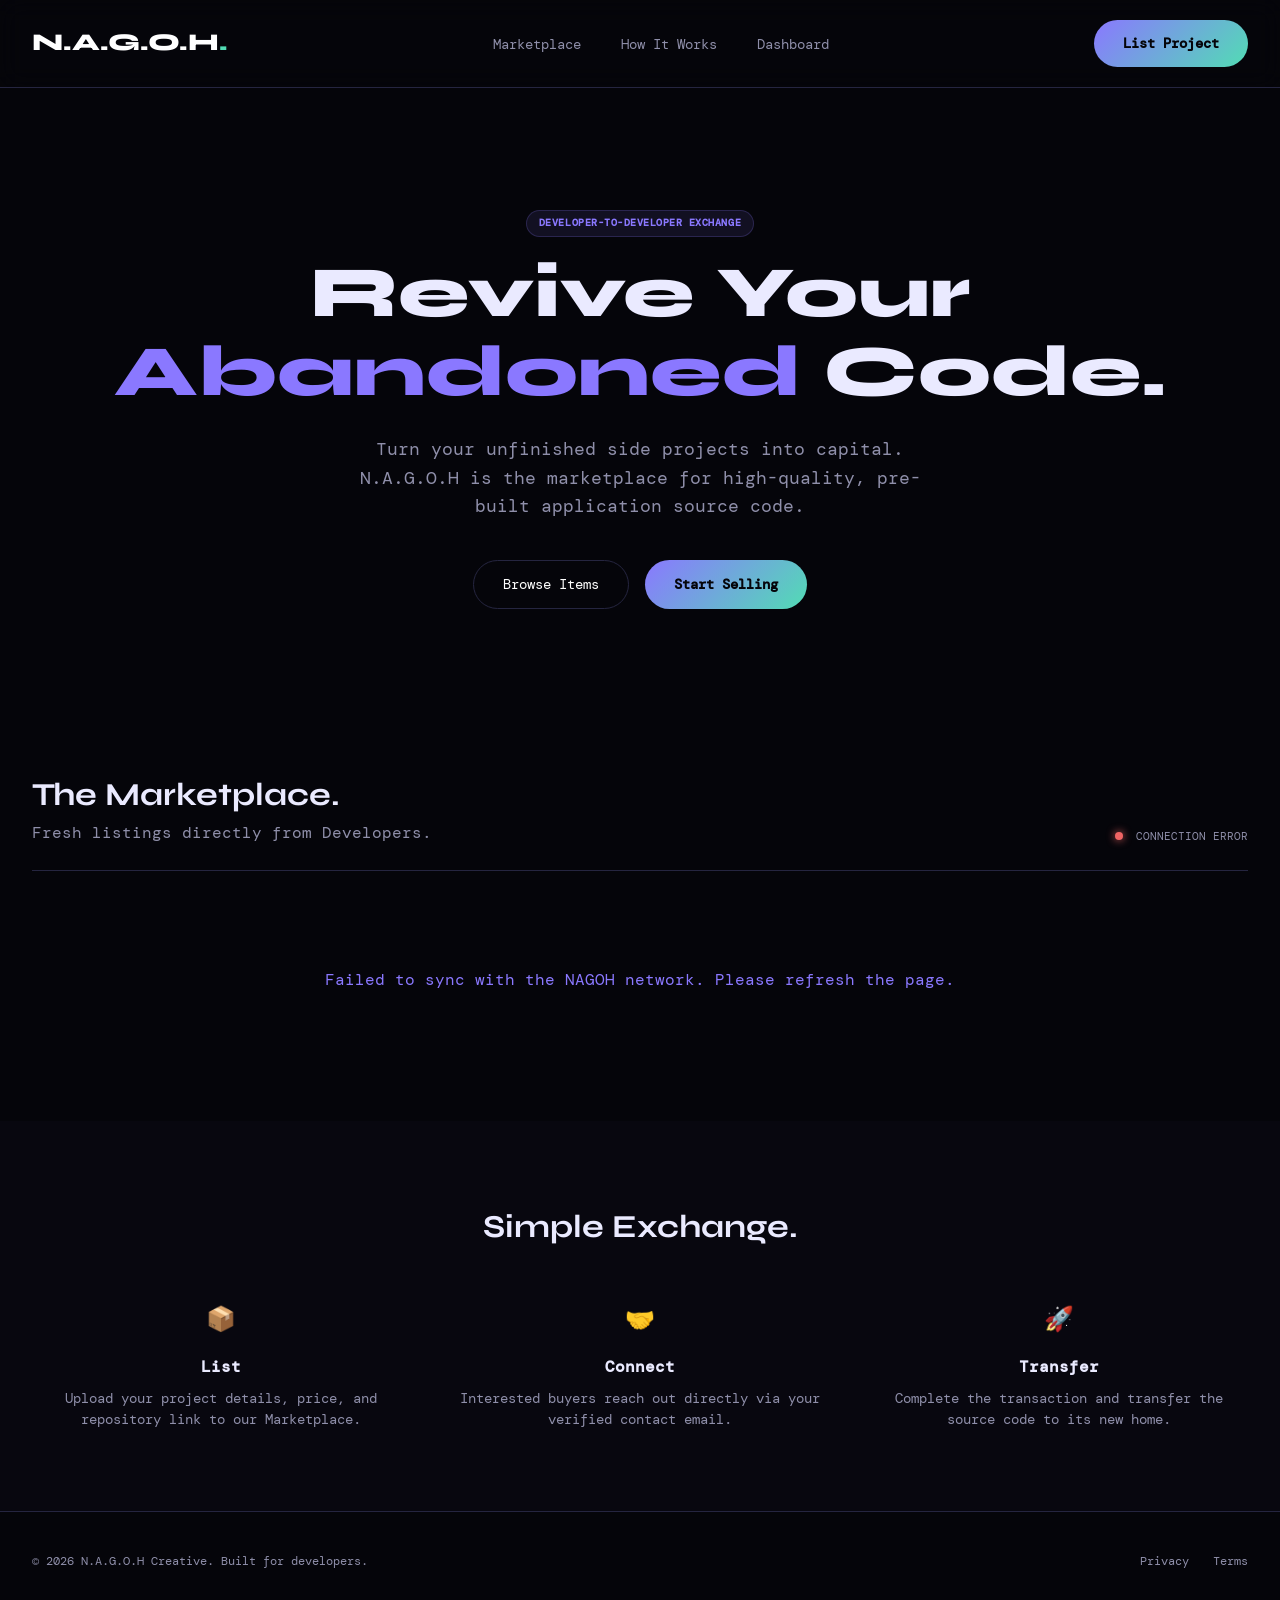
<file: index.html>
<!doctype html>
<html lang="en">
<head>
  <meta charset="UTF-8" />
  <meta name="viewport" content="width=device-width, initial-scale=1.0" />
  <title>N.A.G.O.H — App Code Marketplace</title>
  <meta name="description" content="Buy and sell unfinished app source code. Give your project a second life on the N.A.G.O.H marketplace." />
  <link rel="preconnect" href="https://fonts.googleapis.com" />
  <link rel="preconnect" href="https://fonts.gstatic.com" crossorigin />
  <link href="https://fonts.googleapis.com/css2?family=DM+Mono:ital,wght@0,300;0,400;0,500;1,400&family=Syne:wght@400;600;700;800&display=swap" rel="stylesheet" />
  <style>
    /* Core Styles from Nagoh Design System */
    * { margin: 0; padding: 0; box-sizing: border-box; }
    :root {
      --bg: #05050A; --surface: #0F0F1A; --border: #252540;
      --text: #EAEAFF; --muted: #8F8FAA;
      --accent-primary: #8a78ff; --accent-secondary: #52dcb4;
      --display: 'Syne', sans-serif; --mono: 'DM Mono', monospace;
    }
    body { background: var(--bg); color: var(--text); font-family: var(--mono); line-height: 1.6; overflow-x: hidden; }
    .container { max-width: 1280px; margin: 0 auto; padding: 0 2rem; }
    .section { padding: 80px 0; }
    
    /* Navigation */
    .nav { border-bottom: 1px solid var(--border); background: rgba(5,5,10,0.8); backdrop-filter: blur(12px); position: sticky; top: 0; z-index: 100; }
    .nav-inner { display: flex; justify-content: space-between; align-items: center; padding: 1.25rem 0; }
    .nav-logo { font-family: var(--display); font-weight: 800; font-size: 1.5rem; color: #fff; text-decoration: none; }
    .nav-logo span { color: var(--accent-secondary); }
    .nav-links { display: flex; gap: 2.5rem; list-style: none; }
    .nav-links a { color: var(--muted); text-decoration: none; font-size: 0.85rem; transition: 0.2s; }
    .nav-links a:hover { color: var(--accent-primary); }

    /* Hero */
    .hero { text-align: center; padding: 120px 0 80px; }
    .hero h1 { font-family: var(--display); font-size: clamp(2.5rem, 8vw, 4.5rem); line-height: 1.1; font-weight: 800; margin-bottom: 1.5rem; }
    .hero p { max-width: 600px; margin: 0 auto 2.5rem; color: var(--muted); font-size: 1.1rem; }

    /* Buttons */
    .btn { display: inline-flex; align-items: center; gap: 0.5rem; border: 1px solid var(--border); padding: 0.8rem 1.8rem; border-radius: 2rem; font-family: var(--mono); font-size: 0.85rem; cursor: pointer; transition: 0.2s; text-decoration: none; color: #fff; }
    .btn-solid { background: linear-gradient(135deg, #8a78ff, #52dcb4); border: none; color: #05050A; font-weight: 700; }
    .btn-solid:hover { transform: translateY(-2px); box-shadow: 0 8px 20px rgba(138,120,255,0.3); }
    .btn-ghost:hover { border-color: var(--accent-primary); background: rgba(138,120,255,0.05); }

    /* Grid & Cards */
    .grid { display: grid; grid-template-columns: repeat(auto-fill, minmax(320px, 1fr)); gap: 1.5rem; margin-top: 3rem; }
    .card { background: var(--surface); border: 1px solid var(--border); border-radius: 1.5rem; padding: 2rem; display: flex; flex-direction: column; transition: 0.3s; }
    .card:hover { border-color: var(--accent-primary); transform: translateY(-4px); }
    
    .badge { display: inline-block; padding: 0.25rem 0.75rem; border-radius: 2rem; font-size: 0.65rem; font-weight: 700; text-transform: uppercase; letter-spacing: 0.05em; }
    .price-tag { font-family: var(--display); font-weight: 800; color: var(--accent-secondary); font-size: 1.25rem; }

    /* Utilities */
    .muted { color: var(--muted); }
    .status-dot { width: 8px; height: 8px; background: var(--accent-secondary); border-radius: 50%; display: inline-block; margin-right: 6px; box-shadow: 0 0 8px var(--accent-secondary); }
  </style>
</head>
<body>

  <nav class="nav">
    <div class="container">
      <div class="nav-inner">
        <a href="index.html" class="nav-logo">N.A.G.O.H<span>.</span></a>
        <ul class="nav-links">
          <li><a href="#marketplace">Marketplace</a></li>
          <li><a href="#how-it-works">How It Works</a></li>
          <li><a href="https://nagoh.xyz/dashboard/">Dashboard</a></li>
        </ul>
        <a href="create-listing.html" class="btn btn-solid">List Project</a>
      </div>
    </div>
  </nav>

  <header class="hero">
    <div class="container">
      <div class="badge" style="background: rgba(138,120,255,0.1); color: var(--accent-primary); margin-bottom: 1rem; border: 1px solid rgba(138,120,255,0.2);">
        Developer-to-Developer Exchange
      </div>
      <h1>Revive Your<br><span style="color:var(--accent-primary)">Abandoned</span> Code.</h1>
      <p>Turn your unfinished side projects into capital. N.A.G.O.H is the marketplace for high-quality, pre-built application source code.</p>
      <div style="display:flex; gap:1rem; justify-content:center">
        <a href="#marketplace" class="btn btn-ghost">Browse Items</a>
        <a href="create-listing.html" class="btn btn-solid">Start Selling</a>
      </div>
    </div>
  </header>

  <section id="marketplace" class="section">
    <div class="container">
      <div style="display:flex; justify-content:space-between; align-items:flex-end; border-bottom: 1px solid var(--border); padding-bottom: 1.5rem;">
        <div>
          <h2 style="font-family:var(--display); font-size:2rem">The Marketplace<span>.</span></h2>
          <p class="muted">Fresh listings directly from Developers.</p>
        </div>
        <div id="connection-status" style="font-size:0.7rem; color:var(--muted)">
          <span class="status-dot"></span> LIVE NETWORK
        </div>
      </div>

      <div id="marketplace-grid" class="grid">
        <div style="grid-column:1/-1; text-align:center; padding:5rem 0;">
          <p class="muted">Fetching projects from the NAGOH network...</p>
        </div>
      </div>
    </div>
  </section>

  <section id="how-it-works" class="section" style="background: rgba(138,120,255,0.02)">
    <div class="container" style="text-align:center">
      <h2 style="font-family:var(--display); font-size:2rem; margin-bottom:3rem">Simple Exchange.</h2>
      <div style="display:grid; grid-template-columns: repeat(auto-fit, minmax(250px, 1fr)); gap:2.5rem">
        <div>
          <div style="font-size:1.5rem; margin-bottom:1rem">📦</div>
          <h4 style="margin-bottom:0.5rem">List</h4>
          <p class="muted" style="font-size:0.85rem">Upload your project details, price, and repository link to our Marketplace.</p>
        </div>
        <div>
          <div style="font-size:1.5rem; margin-bottom:1rem">🤝</div>
          <h4 style="margin-bottom:0.5rem">Connect</h4>
          <p class="muted" style="font-size:0.85rem">Interested buyers reach out directly via your verified contact email.</p>
        </div>
        <div>
          <div style="font-size:1.5rem; margin-bottom:1rem">🚀</div>
          <h4 style="margin-bottom:0.5rem">Transfer</h4>
          <p class="muted" style="font-size:0.85rem">Complete the transaction and transfer the source code to its new home.</p>
        </div>
      </div>
    </div>
  </section>

  <footer class="section" style="border-top: 1px solid var(--border); padding: 40px 0;">
    <div class="container" style="display:flex; justify-content:space-between; align-items:center">
      <div style="font-size:0.75rem; color:var(--muted)">
        © 2026 N.A.G.O.H Creative. Built for developers.
      </div>
      <div style="display:flex; gap:1.5rem">
        <a href="#" class="muted" style="font-size:0.75rem; text-decoration:none">Privacy</a>
        <a href="#" class="muted" style="font-size:0.75rem; text-decoration:none">Terms</a>
      </div>
    </div>
  </footer>

  <script>
    (function() {
      const API_URL = 'https://alerts.nagoh.xyz/api/listings';
      const grid = document.getElementById('marketplace-grid');
      const statusText = document.getElementById('connection-status');

      async function fetchMarketplace() {
        try {
          const response = await fetch(API_URL);
          if (!response.ok) throw new Error('API Unavailable');
          
          const data = await response.json();
          const listings = data.listings || [];

          if (listings.length === 0) {
            grid.innerHTML = `
              <div style="grid-column:1/-1; text-align:center; padding:5rem 2rem; border:1px dashed var(--border); border-radius:2rem;">
                <p class="muted">The marketplace is currently waiting for its first listing.</p>
                <a href="create-listing.html" class="btn btn-solid" style="margin-top:1.5rem;">List Your First App</a>
              </div>
            `;
            return;
          }

          grid.innerHTML = listings.map(item => {
            const platform = item.platform || 'Web';
            return `
              <div class="card">
                <div style="display:flex; justify-content:space-between; align-items:flex-start; margin-bottom:1.5rem;">
                  <span class="badge" style="background:rgba(138,120,255,0.1); color:var(--accent-primary); border:1px solid rgba(138,120,255,0.2)">
                    ${platform}
                  </span>
                  <div class="price-tag">$${item.priceUsd || '---'}</div>
                </div>
                
                <h3 style="font-family:var(--display); font-size:1.3rem; margin-bottom:0.75rem; color:#fff">${item.title}</h3>
                <p class="muted" style="font-size:0.85rem; margin-bottom:2rem; flex-grow:1; display:-webkit-box; -webkit-line-clamp:3; -webkit-box-orient:vertical; overflow:hidden;">
                  ${item.description}
                </p>
                
                <div style="display:grid; grid-template-columns: 1fr 1fr; gap:0.75rem;">
                  <a href="${item.repoUrl || '#'}" target="_blank" class="btn btn-ghost" style="padding:0.6rem; justify-content:center; font-size:0.7rem;">Source Code</a>
                  <a href="mailto:${item.contactEmail}" class="btn btn-solid" style="padding:0.6rem; justify-content:center; font-size:0.7rem;">Buy Now</a>
                </div>
              </div>
            `;
          }).join('');

        } catch (err) {
          console.error('Fetch error:', err);
          statusText.innerHTML = '<span class="status-dot" style="background:#f06464; box-shadow:0 0 8px #f06464"></span> CONNECTION ERROR';
          grid.innerHTML = `
            <div style="grid-column:1/-1; text-align:center; padding:3rem; color:var(--accent-primary)">
              <p>Failed to sync with the NAGOH network. Please refresh the page.</p>
            </div>
          `;
        }
      }

      // Initial Fetch
      fetchMarketplace();

      // Smooth scroll for anchors
      document.querySelectorAll('a[href^="#"]').forEach(anchor => {
        anchor.addEventListener('click', function (e) {
          e.preventDefault();
          const target = document.querySelector(this.getAttribute('href'));
          if (target) {
            window.scrollTo({
              top: target.offsetTop - 90,
              behavior: 'smooth'
            });
          }
        });
      });
    })();
  </script>
</body>
</html>
</file>
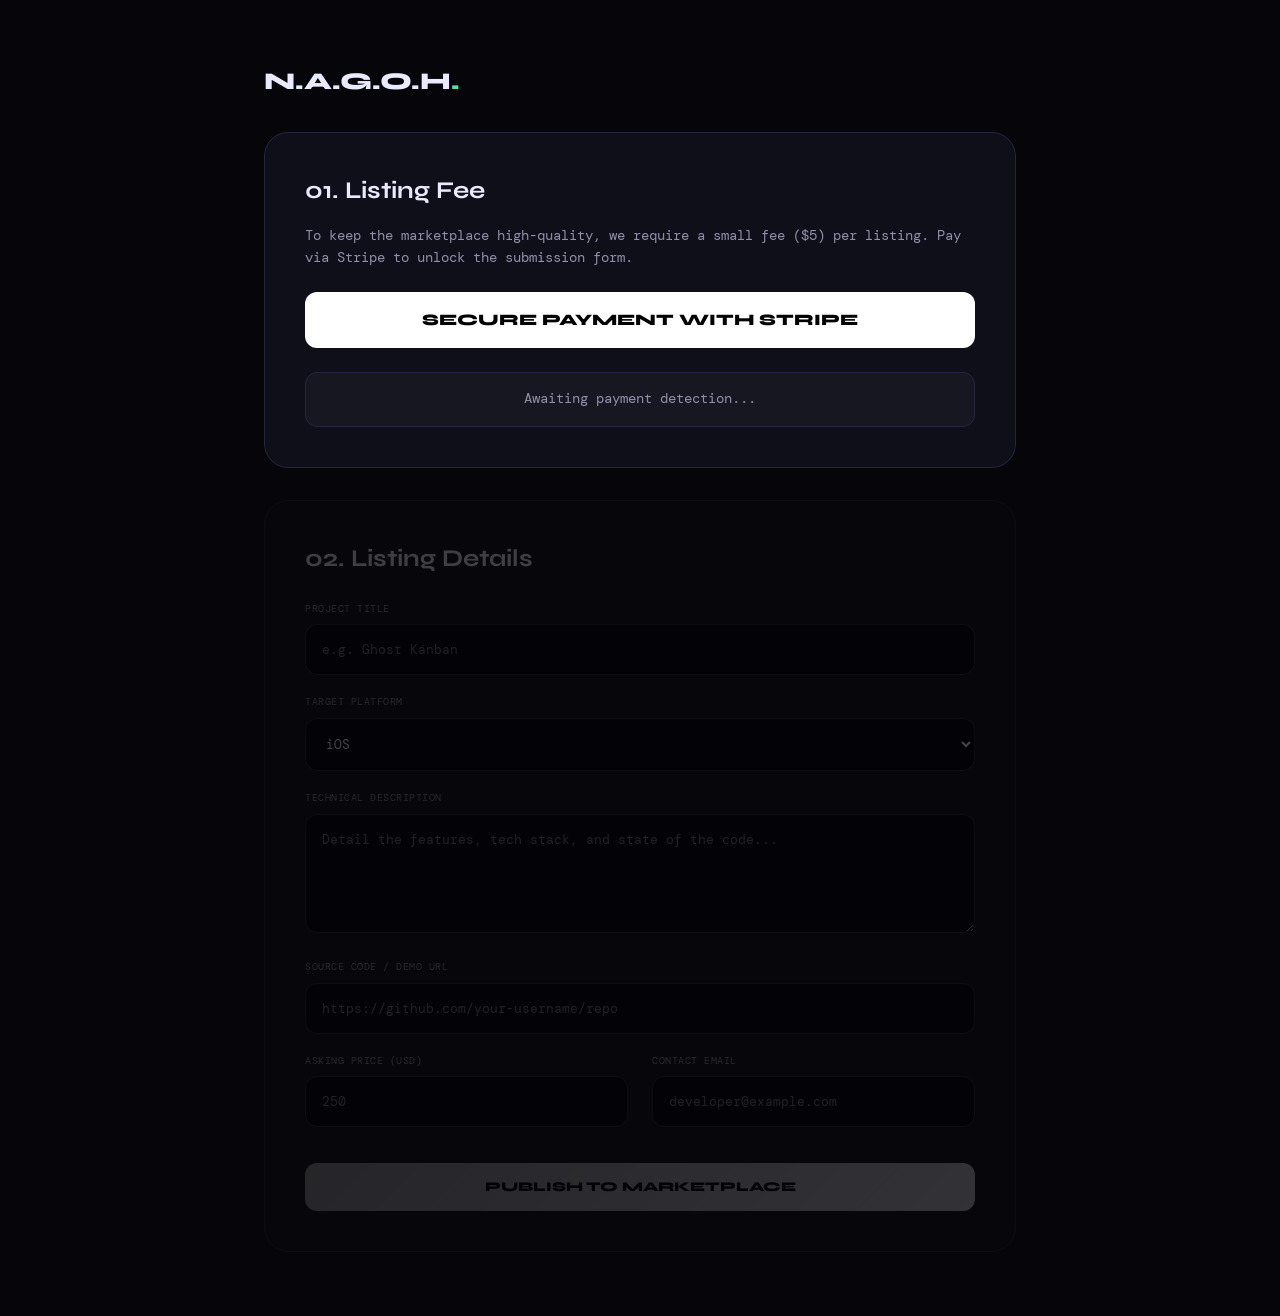
<file: create-listing.html>
<!DOCTYPE html>
<html lang="en">
<head>
  <meta charset="UTF-8" />
  <meta name="viewport" content="width=device-width, initial-scale=1.0" />
  <title>Create Listing • N.A.G.O.H</title>
  <link href="https://fonts.googleapis.com/css2?family=DM+Mono:wght@400;500&family=Syne:wght@700;800&display=swap" rel="stylesheet" />
  <style>
    * { margin: 0; padding: 0; box-sizing: border-box; }
    body { background: #05050A; color: #EAEAFF; font-family: 'DM Mono', monospace; line-height: 1.5; }
    :root { --bg: #05050A; --surface: #0F0F1A; --border: #252540; --accent: #8a78ff; --green: #52dcb4; --red: #f06464; }
    .container { max-width: 800px; margin: 4rem auto; padding: 0 1.5rem; }
    .card { background: var(--surface); border: 1px solid var(--border); border-radius: 24px; padding: 2.5rem; margin-bottom: 2rem; }
    .logo { font-family: 'Syne', sans-serif; font-size: 1.5rem; font-weight: 800; margin-bottom: 2rem; }
    .logo span { color: var(--green); }
    .btn { display: block; width: 100%; padding: 1rem; border-radius: 12px; font-family: 'Syne'; font-weight: 800; text-transform: uppercase; cursor: pointer; text-decoration: none; text-align: center; border: none; transition: 0.3s; }
    .btn-payment { background: #fff; color: #000; }
    .btn-submit { background: linear-gradient(135deg, var(--accent), var(--green)); color: #000; margin-top: 1rem; }
    .locked { opacity: 0.25; pointer-events: none; filter: grayscale(1); }
    input, textarea, select { width: 100%; background: #000; border: 1px solid var(--border); border-radius: 12px; padding: 1rem; color: #fff; font-family: 'DM Mono'; margin-bottom: 1.2rem; }
    label { font-size: 0.65rem; color: #8F8FAA; text-transform: uppercase; display: block; margin-bottom: 0.5rem; letter-spacing: 0.05em; }
    .status { padding: 1rem; border-radius: 12px; margin-top: 1rem; font-size: 0.85rem; display: none; }
  </style>
</head>
<body>

<div class="container">
  <div class="logo">N.A.G.O.H<span>.</span></div>

  <div class="card" id="payStep">
    <h2 style="font-family:'Syne'; margin-bottom:1rem">01. Listing Fee</h2>
    <p style="color:#8F8FAA; font-size:0.9rem; margin-bottom:1.5rem">To keep the marketplace high-quality, we require a small fee ($5) per listing. Pay via Stripe to unlock the submission form.</p>
    <a href="https://buy.stripe.com/5kQ28r512dFm5Xf6gc1Fe03" class="btn btn-payment" id="stripeBtn">Secure Payment with Stripe</a>
    <div id="paymentStatus" class="status" style="display:block; background:rgba(255,255,255,0.03); color:#8F8FAA; border:1px solid var(--border); margin-top:1.5rem; text-align:center;">
      Awaiting payment detection...
    </div>
  </div>

  <div class="card locked" id="formStep">
    <h2 style="font-family:'Syne'; margin-bottom:1.5rem">02. Listing Details</h2>
    <form id="listingForm">
      <label>Project Title</label>
      <input type="text" name="title" placeholder="e.g. Ghost Kanban" required>
      
      <label>Target Platform</label>
      <select name="platform">
        <option value="iOS">iOS</option>
        <option value="macOS">macOS</option>
        <option value="Web">Web</option>
        <option value="Cross-Platform">Cross-Platform</option>
      </select>

      <label>Technical Description</label>
      <textarea name="description" rows="5" placeholder="Detail the features, tech stack, and state of the code..." required></textarea>
      
      <label>Source Code / Demo URL</label>
      <input type="url" name="repoUrl" placeholder="https://github.com/your-username/repo" required>

      <div style="display:grid; grid-template-columns: 1fr 1fr; gap: 1.5rem;">
        <div>
          <label>Asking Price (USD)</label>
          <input type="number" name="priceUsd" placeholder="250" required>
        </div>
        <div>
          <label>Contact Email</label>
          <input type="email" name="contactEmail" placeholder="developer@example.com" required>
        </div>
      </div>

      <button type="submit" class="btn btn-submit">Publish to Marketplace</button>
      <div id="submitStatus" class="status"></div>
    </form>
  </div>
</div>

<script>
  const API_BASE = 'https://alerts.nagoh.xyz';
  const urlParams = new URLSearchParams(window.location.search);
  const sessionId = urlParams.get('session_id');

  // Logic to unlock form upon return from Stripe
  if (sessionId) {
    document.getElementById('formStep').classList.remove('locked');
    document.getElementById('stripeBtn').style.display = 'none';
    const payStatus = document.getElementById('paymentStatus');
    payStatus.innerHTML = "✅ Payment Confirmed. Form Unlocked.";
    payStatus.style.borderColor = "var(--green)";
    payStatus.style.color = "var(--green)";
  }

  document.getElementById('listingForm').onsubmit = async (e) => {
    e.preventDefault();
    const status = document.getElementById('submitStatus');
    status.style.display = 'block';
    status.style.background = "rgba(255,255,255,0.05)";
    status.style.color = "#fff";
    status.textContent = "Publishing to SALES_STORAGE...";

    const data = Object.fromEntries(new FormData(e.target).entries());
    data.stripeSession = sessionId; // Pass the real ID for worker verification

    try {
      const res = await fetch(`${API_BASE}/api/listings`, {
        method: 'POST',
        headers: { 'Content-Type': 'application/json' },
        body: JSON.stringify(data)
      });

      if (res.ok) {
        status.textContent = "🎉 Listing successfully published to the marketplace!";
        status.style.color = "var(--green)";
        status.style.border = "1px solid var(--green)";
        e.target.reset();
      } else {
        const errData = await res.json();
        throw new Error(errData.error || "Submission failed");
      }
    } catch (err) {
      status.textContent = "❌ Error: " + err.message;
      status.style.color = "var(--red)";
      status.style.border = "1px solid var(--red)";
    }
  };
</script>
</body>
</html>
</file>
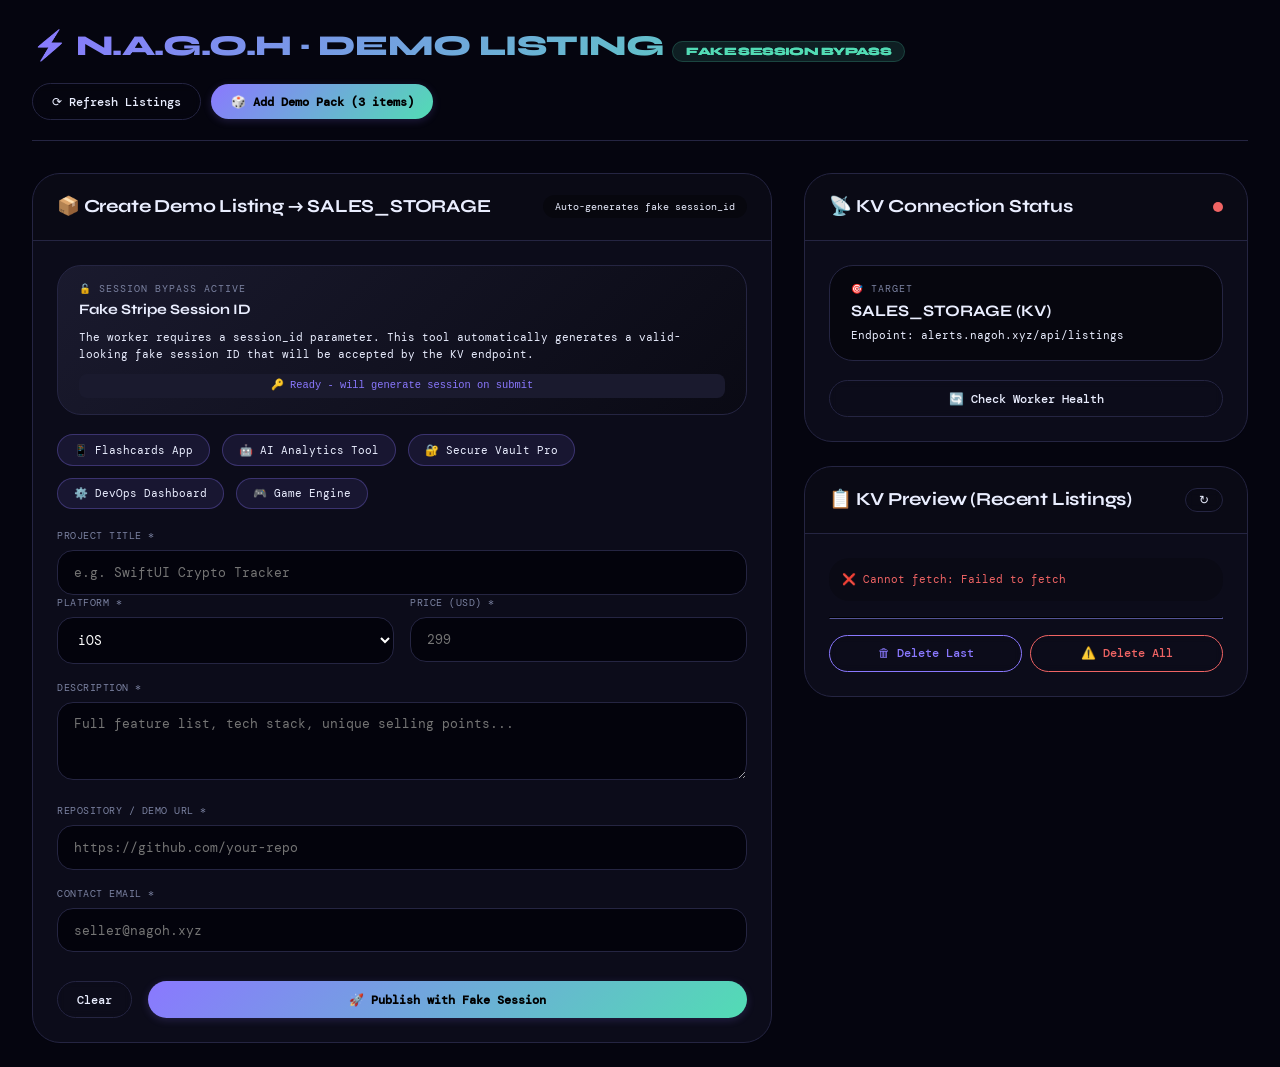
<file: create-listing_demo.html>
<!DOCTYPE html>
<html lang="en">
<head>
  <meta charset="UTF-8" />
  <meta name="viewport" content="width=device-width, initial-scale=1.0, user-scalable=yes" />
  <title>N.A.G.O.H · Demo Listing (Fake Session + KV Bypass)</title>
  <link href="https://fonts.googleapis.com/css2?family=DM+Mono:wght@400;500&family=Syne:wght@700;800&display=swap" rel="stylesheet" />
  <style>
    * { margin: 0; padding: 0; box-sizing: border-box; }
    body { background: #05050F; color: #EAEEFF; font-family: 'DM Mono', monospace; line-height: 1.5; }
    :root {
      --bg: #05050F; --surface: #0C0C1A; --border: #252542;
      --text: #EAEEFF; --muted: #7B82A1;
      --accent: #8a78ff; --green: #52dcb4; --red: #f06464;
      --display: 'Syne', sans-serif;
    }
    .container { max-width: 1300px; margin: 0 auto; padding: 1.5rem 2rem; }
    .header { display: flex; justify-content: space-between; align-items: center; flex-wrap: wrap; gap: 1rem; border-bottom: 1px solid var(--border); padding-bottom: 1.2rem; margin-bottom: 2rem; }
    .logo { font-family: var(--display); font-size: 1.8rem; font-weight: 800; background: linear-gradient(135deg, var(--accent), var(--green)); -webkit-background-clip: text; background-clip: text; color: transparent; letter-spacing: -0.02em; }
    .badge { background: rgba(82,220,180,0.12); border-radius: 60px; padding: 0.2rem 0.8rem; font-size: 0.7rem; color: var(--green); border: 1px solid rgba(82,220,180,0.2); }
    .grid-2col { display: grid; grid-template-columns: 2fr 1.2fr; gap: 2rem; }
    @media (max-width: 880px) { .grid-2col { grid-template-columns: 1fr; } .container { padding: 1rem; } }
    .card { background: var(--surface); border: 1px solid var(--border); border-radius: 28px; overflow: hidden; backdrop-filter: blur(2px); }
    .card-header { padding: 1.2rem 1.5rem; border-bottom: 1px solid var(--border); display: flex; justify-content: space-between; align-items: center; flex-wrap: wrap; gap: 0.5rem; background: rgba(0,0,0,0.2); }
    .card-header h3 { font-family: var(--display); font-size: 1.15rem; letter-spacing: -0.2px; }
    .card-body { padding: 1.5rem; }
    label { display: block; font-size: 0.65rem; text-transform: uppercase; letter-spacing: 0.05em; color: var(--muted); margin-bottom: 0.4rem; margin-top: 1rem; }
    label:first-of-type { margin-top: 0; }
    input, select, textarea { width: 100%; background: #03030C; border: 1px solid var(--border); border-radius: 16px; padding: 0.8rem 1rem; color: white; font-family: 'DM Mono', monospace; font-size: 0.8rem; transition: 0.2s; }
    input:focus, select:focus, textarea:focus { outline: none; border-color: var(--accent); box-shadow: 0 0 0 2px rgba(138,120,255,0.25); }
    .row-2col { display: grid; grid-template-columns: 1fr 1fr; gap: 1rem; }
    .btn { font-family: 'DM Mono', monospace; font-size: 0.75rem; background: transparent; border: 1px solid var(--border); color: var(--text); padding: 0.6rem 1.2rem; border-radius: 40px; cursor: pointer; transition: 0.2s; font-weight: 500; backdrop-filter: blur(4px); }
    .btn-primary { background: linear-gradient(135deg, var(--accent), var(--green)); border: none; color: #000; font-weight: 700; box-shadow: 0 2px 8px rgba(138,120,255,0.2); }
    .btn-primary:disabled { opacity: 0.5; cursor: not-allowed; }
    .btn-outline-accent { border-color: var(--accent); color: var(--accent); }
    .btn-outline-accent:hover { background: rgba(138,120,255,0.1); }
    .demo-grid { display: flex; gap: 0.75rem; flex-wrap: wrap; margin-bottom: 1.2rem; }
    .demo-preset { background: rgba(138,120,255,0.1); border-radius: 32px; padding: 0.4rem 1rem; font-size: 0.7rem; cursor: pointer; border: 1px solid rgba(138,120,255,0.3); transition: 0.1s; }
    .demo-preset:hover { background: rgba(138,120,255,0.3); border-color: var(--accent); }
    .status-bubble { margin-top: 1rem; padding: 0.8rem 1rem; border-radius: 20px; font-size: 0.7rem; font-family: monospace; background: #080812; border-left: 4px solid var(--green); display: none; }
    .status-error { border-left-color: var(--red); color: #ffbfbf; }
    .status-success { border-left-color: var(--green); color: #c0ffdc; }
    .info-panel { background: #06060E; border-radius: 24px; padding: 1rem 1.3rem; margin-bottom: 1.2rem; border: 1px solid var(--border); }
    .info-panel .title { font-size: 0.6rem; text-transform: uppercase; color: var(--muted); letter-spacing: 1px; }
    .info-value { font-family: var(--display); font-weight: 700; font-size: 1rem; margin-top: 0.2rem; }
    .kv-preview { background: #00000030; border-radius: 20px; padding: 0.8rem; font-size: 0.7rem; max-height: 300px; overflow-y: auto; }
    .fake-session-badge { font-family: monospace; background: #1a1a2e; padding: 4px 8px; border-radius: 8px; font-size: 0.65rem; color: var(--accent); word-break: break-all; }
    hr { margin: 1rem 0; border-color: var(--border); }
  </style>
</head>
<body>

<div class="container">
  <div class="header">
    <div class="logo">⚡ N.A.G.O.H · DEMO LISTING <span class="badge">FAKE SESSION BYPASS</span></div>
    <div>
      <button class="btn" id="refreshPreviewBtn">⟳ Refresh Listings</button>
      <button class="btn btn-primary" id="quickDemoPackBtn">🎲 Add Demo Pack (3 items)</button>
    </div>
  </div>

  <div class="grid-2col">
    <!-- MAIN FORM -->
    <div class="card">
      <div class="card-header">
        <h3>📦 Create Demo Listing → SALES_STORAGE</h3>
        <span style="font-size:0.65rem; background:#00000055; padding:4px 12px; border-radius:40px;">Auto-generates fake session_id</span>
      </div>
      <div class="card-body">
        <!-- Fake Session Generator Info -->
        <div class="info-panel" style="background: linear-gradient(135deg, #1a1a2e, #0a0a14); margin-bottom: 1.2rem;">
          <div class="title">🔓 SESSION BYPASS ACTIVE</div>
          <div class="info-value" style="font-size: 0.9rem;">Fake Stripe Session ID</div>
          <div style="font-size:0.7rem; margin-top:8px;">The worker requires a session_id parameter. This tool automatically generates a valid-looking fake session ID that will be accepted by the KV endpoint.</div>
          <div id="fakeSessionDisplay" class="fake-session-badge" style="margin-top: 12px; text-align: center;">⚡ Session will be generated on submit</div>
        </div>

        <!-- Demo Presets -->
        <div class="demo-grid">
          <span class="demo-preset" data-demo="flash">📱 Flashcards App</span>
          <span class="demo-preset" data-demo="ai">🤖 AI Analytics Tool</span>
          <span class="demo-preset" data-demo="vault">🔐 Secure Vault Pro</span>
          <span class="demo-preset" data-demo="devops">⚙️ DevOps Dashboard</span>
          <span class="demo-preset" data-demo="game">🎮 Game Engine</span>
        </div>
        
        <form id="demoCreateForm">
          <label>Project Title *</label>
          <input type="text" id="title" name="title" placeholder="e.g. SwiftUI Crypto Tracker" required>
          
          <div class="row-2col">
            <div>
              <label>Platform *</label>
              <select id="platform" name="platform">
                <option value="iOS">iOS</option>
                <option value="macOS">macOS</option>
                <option value="Web">Web</option>
                <option value="Cross-Platform">Cross-Platform</option>
              </select>
            </div>
            <div>
              <label>Price (USD) *</label>
              <input type="number" id="priceUsd" name="priceUsd" step="0.01" placeholder="299" required>
            </div>
          </div>
          
          <label>Description *</label>
          <textarea id="description" name="description" rows="3" placeholder="Full feature list, tech stack, unique selling points..." required></textarea>
          
          <label>Repository / Demo URL *</label>
          <input type="url" id="repoUrl" name="repoUrl" placeholder="https://github.com/your-repo" required>
          
          <label>Contact Email *</label>
          <input type="email" id="contactEmail" name="contactEmail" placeholder="seller@nagoh.xyz" required>
          
          <div style="display: flex; gap: 1rem; margin-top: 1.8rem;">
            <button type="button" id="clearFormBtn" class="btn">Clear</button>
            <button type="submit" id="submitListingBtn" class="btn btn-primary" style="flex: 2">🚀 Publish with Fake Session</button>
          </div>
          <div id="submitFeedback" class="status-bubble"></div>
        </form>
      </div>
    </div>

    <!-- RIGHT PANEL: Info + KV Preview -->
    <div style="display: flex; flex-direction: column; gap: 1.5rem;">
      <div class="card">
        <div class="card-header">
          <h3>📡 KV Connection Status</h3>
          <span id="healthDot" style="width:10px;height:10px;border-radius:50%;background:#f06464;display:inline-block;"></span>
        </div>
        <div class="card-body">
          <div class="info-panel">
            <div class="title">🎯 TARGET</div>
            <div class="info-value">SALES_STORAGE (KV)</div>
            <div style="font-size:0.7rem; margin-top:4px;">Endpoint: alerts.nagoh.xyz/api/listings</div>
          </div>
          <button id="manualHealthCheck" class="btn" style="width:100%;">🔄 Check Worker Health</button>
        </div>
      </div>
      
      <div class="card">
        <div class="card-header">
          <h3>📋 KV Preview (Recent Listings)</h3>
          <button id="refreshPreviewBtn2" class="btn" style="padding: 0.2rem 0.8rem;">↻</button>
        </div>
        <div class="card-body">
          <div id="previewList" class="kv-preview">
            <span style="color:var(--muted)">Loading preview...</span>
          </div>
          <hr>
          <div style="display: flex; gap: 0.5rem;">
            <button id="deleteLastBtn" class="btn btn-outline-accent" style="flex:1;">🗑 Delete Last</button>
            <button id="deleteAllBtn" class="btn btn-outline-accent" style="flex:1; border-color: var(--red); color: var(--red);">⚠️ Delete All</button>
          </div>
        </div>
      </div>
    </div>
  </div>
</div>

<script>
  const API_BASE = 'https://alerts.nagoh.xyz';
  let cachedListings = [];
  
  // Generate a realistic fake Stripe session ID that the worker will accept
  function generateFakeSessionId() {
    // Stripe session IDs typically look like: cs_test_xxxx
    const timestamp = Date.now();
    const random = Math.random().toString(36).substring(2, 15);
    return `cs_test_fake_${timestamp}_${random}`;
  }
  
  // Helper: show status message
  function showStatus(element, message, isError = false) {
    if (!element) return;
    element.textContent = message;
    element.style.display = 'block';
    element.classList.remove('status-success', 'status-error');
    element.classList.add(isError ? 'status-error' : 'status-success');
    setTimeout(() => {
      if (element.style.display === 'block') {
        element.style.display = 'none';
        element.classList.remove('status-success', 'status-error');
      }
    }, 4000);
  }
  
  // Health check
  async function checkWorkerHealth() {
    const dot = document.getElementById('healthDot');
    try {
      const res = await fetch(`${API_BASE}/health`, { method: 'GET', cache: 'no-store' });
      if (res.ok) {
        dot.style.background = '#52dcb4';
        dot.title = 'Worker online';
        return true;
      } else throw new Error('not ok');
    } catch(e) {
      dot.style.background = '#f06464';
      dot.title = 'Worker unreachable';
      return false;
    }
  }
  
  // Fetch listings from KV
  async function fetchListings() {
    try {
      const res = await fetch(`${API_BASE}/api/listings`, { cache: 'no-store' });
      const data = await res.json();
      cachedListings = data.listings || [];
      renderPreview(cachedListings);
      return cachedListings;
    } catch(err) {
      document.getElementById('previewList').innerHTML = `<span style="color:var(--red)">❌ Cannot fetch: ${err.message}</span>`;
      return [];
    }
  }
  
  function renderPreview(listings) {
    const container = document.getElementById('previewList');
    if (!listings.length) {
      container.innerHTML = `<span style="color:var(--muted)">✨ No listings yet. Create some demo listings!</span>`;
      return;
    }
    const recent = [...listings].slice(-8).reverse();
    container.innerHTML = recent.map(item => `
      <div style="margin-bottom: 12px; padding-bottom: 8px; border-bottom: 1px solid #252540;">
        <div><strong style="color:#fff;">${escapeHtml(item.title)}</strong> <span style="color:var(--green);">$${parseFloat(item.priceUsd).toFixed(2)}</span></div>
        <div style="font-size:0.65rem; color:var(--muted);">${escapeHtml(item.platform)} • ${escapeHtml(item.contactEmail)}</div>
        <div style="font-size:0.6rem; color:var(--accent);">ID: ${item.id.substring(0,14)}...</div>
      </div>
    `).join('');
  }
  
  // DELETE listing by ID (requires auth token from dashboard)
  async function deleteListingById(id) {
    if (!id) { alert("No valid ID"); return false; }
    const confirmDel = confirm(`Delete listing permanently?`);
    if (!confirmDel) return false;
    
    let token = localStorage.getItem('nagoh_auth');
    if (!token) {
      token = prompt("Enter management password to delete listing:");
      if (!token) return false;
      localStorage.setItem('nagoh_auth', token);
    }
    
    try {
      const res = await fetch(`${API_BASE}/api/listings/${id}`, {
        method: 'DELETE',
        headers: { 'Authorization': `Bearer ${token}` }
      });
      if (res.ok) {
        await fetchListings();
        return true;
      } else {
        const err = await res.json();
        alert(`Delete failed: ${err.error || 'auth required'}`);
        return false;
      }
    } catch(e) { alert("Network error during delete"); return false; }
  }
  
  // SUBMIT listing with fake session_id
  async function submitToListings(payload) {
    const submitBtn = document.getElementById('submitListingBtn');
    const feedbackDiv = document.getElementById('submitFeedback');
    
    // Generate a fresh fake session ID for each submission
    const fakeSessionId = generateFakeSessionId();
    payload.stripeSession = fakeSessionId;
    
    // Update display to show the fake session being used
    const sessionDisplay = document.getElementById('fakeSessionDisplay');
    sessionDisplay.innerHTML = `🔑 Using fake session: ${fakeSessionId.substring(0, 30)}...`;
    sessionDisplay.style.background = '#2a2a3e';
    
    submitBtn.disabled = true;
    submitBtn.textContent = "Publishing with fake session...";
    
    try {
      const res = await fetch(`${API_BASE}/api/listings`, {
        method: 'POST',
        headers: { 'Content-Type': 'application/json' },
        body: JSON.stringify(payload)
      });
      
      const result = await res.json();
      if (res.ok) {
        showStatus(feedbackDiv, `✅ SUCCESS! "${payload.title}" saved to KV with fake session.`, false);
        await fetchListings();
        // Optional: reset form but keep session display
        document.getElementById('demoCreateForm').reset();
        sessionDisplay.innerHTML = `⚡ New session will be generated on next submit`;
        sessionDisplay.style.background = '';
      } else {
        throw new Error(result.error || `HTTP ${res.status} - ${JSON.stringify(result)}`);
      }
    } catch(err) {
      showStatus(feedbackDiv, `❌ KV Error: ${err.message}`, true);
    } finally {
      submitBtn.disabled = false;
      submitBtn.textContent = "🚀 Publish with Fake Session";
    }
  }
  
  // Demo presets
  const demoPresets = {
    flash: { title: "FlashMaster Pro - Spaced Repetition", price: 149, platform: "iOS", desc: "Smart flashcards with iCloud sync, offline mode, and exam scheduling. Perfect for medical students.", repo: "https://github.com/demo/flashmaster", email: "flash@nagoh.xyz" },
    ai: { title: "Nexus AI Code Assistant", price: 399, platform: "Cross-Platform", desc: "Real-time code completion, refactoring suggestions, and documentation generation using GPT-4.", repo: "https://github.com/demo/nexusai", email: "ai@nagoh.xyz" },
    vault: { title: "IronVault Encrypted Manager", price: 79.99, platform: "macOS", desc: "Zero-knowledge password manager + encrypted notes with biometric unlock.", repo: "https://github.com/demo/ironvault", email: "vault@nagoh.xyz" },
    devops: { title: "KubeWatch Pro", price: 259, platform: "Web", desc: "Real-time Kubernetes monitoring, cost optimization, and alerting dashboard.", repo: "https://github.com/demo/kubewatch", email: "devops@nagoh.xyz" },
    game: { title: "PixelForge Game Studio", price: 599, platform: "Cross-Platform", desc: "2D game engine with visual editor, sprite animation, and physics engine.", repo: "https://github.com/demo/pixelforge", email: "studio@nagoh.xyz" }
  };
  
  function fillDemoPreset(key) {
    const preset = demoPresets[key];
    if (!preset) return;
    document.getElementById('title').value = preset.title;
    document.getElementById('priceUsd').value = preset.price;
    document.getElementById('platform').value = preset.platform;
    document.getElementById('description').value = preset.desc;
    document.getElementById('repoUrl').value = preset.repo;
    document.getElementById('contactEmail').value = preset.email;
  }
  
  // Add 3 demo items automatically
  async function addDemoPack() {
    const demoItems = [
      { title: "SmartTask Flow Pro", platform: "Web", description: "Kanban-inspired project manager with real-time collaboration and AI task suggestions.", repoUrl: "https://github.com/demo/smarttask", priceUsd: 189, contactEmail: "task@nagoh.xyz" },
      { title: "Crypto Sentinel", platform: "iOS", description: "Portfolio tracker with price alerts and DeFi insights, supports 500+ cryptocurrencies.", repoUrl: "https://github.com/demo/cryptosentinel", priceUsd: 99, contactEmail: "crypto@nagoh.xyz" },
      { title: "DevMetrics Studio", platform: "Cross-Platform", description: "Engineering analytics for GitHub, GitLab, Jira. Track DORA metrics and velocity.", repoUrl: "https://github.com/demo/devmetrics", priceUsd: 349, contactEmail: "metrics@nagoh.xyz" }
    ];
    
    const feedbackDiv = document.getElementById('submitFeedback');
    showStatus(feedbackDiv, "Adding 3 demo listings with fake sessions...", false);
    let success = 0;
    for (const item of demoItems) {
      const fakeSession = generateFakeSessionId();
      const payload = { ...item, stripeSession: fakeSession };
      try {
        const res = await fetch(`${API_BASE}/api/listings`, {
          method: 'POST',
          headers: { 'Content-Type': 'application/json' },
          body: JSON.stringify(payload)
        });
        if (res.ok) success++;
        await new Promise(r => setTimeout(r, 300));
      } catch(e) { console.warn(e); }
    }
    showStatus(feedbackDiv, `Demo pack: ${success}/3 added to KV.`, success < 3);
    await fetchListings();
  }
  
  // Delete ALL listings (bulk)
  async function deleteAllListings() {
    if (!cachedListings.length) { alert("No listings to delete"); return; }
    const confirmAll = confirm(`⚠️ WARNING: This will delete ALL ${cachedListings.length} listings. Are you absolutely sure?`);
    if (!confirmAll) return;
    
    let token = localStorage.getItem('nagoh_auth');
    if (!token) {
      token = prompt("Enter management password to delete ALL listings:");
      if (!token) return;
      localStorage.setItem('nagoh_auth', token);
    }
    
    let deleted = 0;
    for (const item of cachedListings) {
      try {
        const res = await fetch(`${API_BASE}/api/listings/${item.id}`, {
          method: 'DELETE',
          headers: { 'Authorization': `Bearer ${token}` }
        });
        if (res.ok) deleted++;
        await new Promise(r => setTimeout(r, 100));
      } catch(e) { console.warn(e); }
    }
    alert(`Deleted ${deleted} of ${cachedListings.length} listings.`);
    await fetchListings();
  }
  
  // Event listeners
  document.querySelectorAll('.demo-preset').forEach(el => {
    el.addEventListener('click', (e) => {
      const demoType = el.getAttribute('data-demo');
      if (demoType) fillDemoPreset(demoType);
    });
  });
  
  document.getElementById('clearFormBtn').addEventListener('click', () => {
    document.getElementById('title').value = '';
    document.getElementById('platform').value = 'iOS';
    document.getElementById('description').value = '';
    document.getElementById('repoUrl').value = '';
    document.getElementById('priceUsd').value = '';
    document.getElementById('contactEmail').value = '';
    document.getElementById('fakeSessionDisplay').innerHTML = '⚡ New session will be generated on submit';
    document.getElementById('fakeSessionDisplay').style.background = '';
  });
  
  document.getElementById('demoCreateForm').addEventListener('submit', async (e) => {
    e.preventDefault();
    const title = document.getElementById('title').value.trim();
    const platform = document.getElementById('platform').value;
    const description = document.getElementById('description').value.trim();
    const repoUrl = document.getElementById('repoUrl').value.trim();
    const priceUsd = parseFloat(document.getElementById('priceUsd').value);
    const contactEmail = document.getElementById('contactEmail').value.trim();
    
    if (!title || !description || !repoUrl || !contactEmail || isNaN(priceUsd)) {
      showStatus(document.getElementById('submitFeedback'), "Please fill all required fields correctly.", true);
      return;
    }
    await submitToListings({ title, platform, description, repoUrl, priceUsd, contactEmail });
  });
  
  document.getElementById('refreshPreviewBtn').addEventListener('click', fetchListings);
  document.getElementById('refreshPreviewBtn2').addEventListener('click', fetchListings);
  document.getElementById('quickDemoPackBtn').addEventListener('click', addDemoPack);
  document.getElementById('manualHealthCheck').addEventListener('click', async () => {
    const ok = await checkWorkerHealth();
    alert(ok ? "✅ Worker is online and reachable." : "❌ Worker unreachable. Check your network or endpoint.");
  });
  document.getElementById('deleteLastBtn').addEventListener('click', async () => {
    if (!cachedListings.length) { alert("No listings to delete"); return; }
    const lastId = cachedListings[cachedListings.length - 1]?.id;
    if (lastId) await deleteListingById(lastId);
    else alert("Could not find last listing ID");
  });
  document.getElementById('deleteAllBtn').addEventListener('click', deleteAllListings);
  
  function escapeHtml(str) { if(!str) return ''; return str.replace(/[&<>]/g, function(m) { if(m === '&') return '&amp;'; if(m === '<') return '&lt;'; if(m === '>') return '&gt;'; return m;}); }
  
  // Initial load
  (async function init() {
    await checkWorkerHealth();
    await fetchListings();
    // Generate a preview fake session to show
    const previewSession = generateFakeSessionId();
    document.getElementById('fakeSessionDisplay').innerHTML = `🔑 Ready - will generate session on submit`;
  })();
</script>
</body>
</html>
</file>
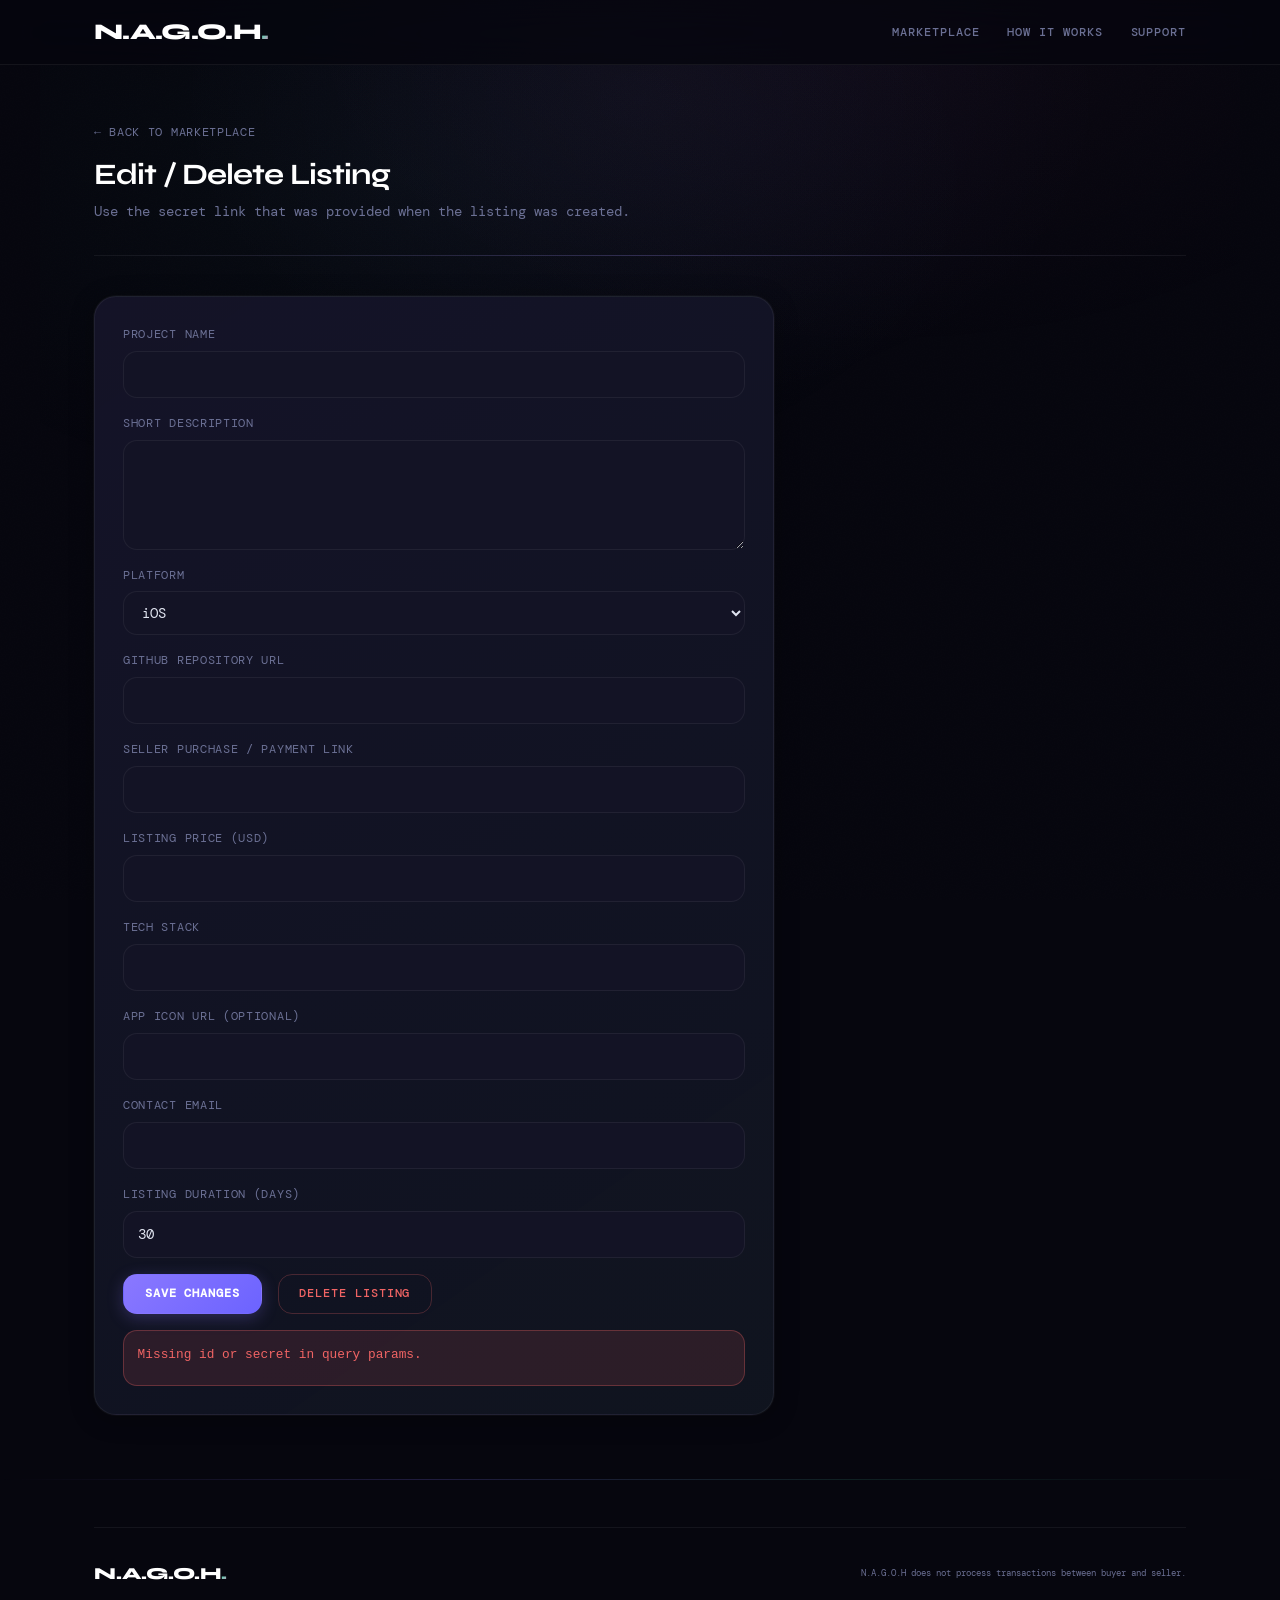
<file: edit-listing.html>
<!doctype html>
<html lang="en">
<head>
  <meta charset="UTF-8" />
  <meta name="viewport" content="width=device-width, initial-scale=1.0" />
  <title>Edit Listing • N.A.G.O.H</title>
  <link rel="preconnect" href="https://fonts.googleapis.com" />
  <link rel="preconnect" href="https://fonts.gstatic.com" crossorigin />
  <link href="https://fonts.googleapis.com/css2?family=DM+Mono:ital,wght@0,300;0,400;0,500;1,400&family=Syne:wght@400;600;700;800&display=swap" rel="stylesheet" />
  <link rel="stylesheet" href="assets/css/style.css" />
</head>
<body>

  <nav class="nav">
    <div class="nav-inner">
      <a href="index.html" class="nav-logo" style="text-decoration:none">N.A.G.O.H<span>.</span></a>
      <ul class="nav-links">
        <li><a href="index.html#marketplace">Marketplace</a></li>
        <li><a href="index.html#how-it-works">How It Works</a></li>
        <li><a href="index.html#contact">Support</a></li>
      </ul>
    </div>
  </nav>

  <main class="container">
    <div class="page-header">
      <a href="index.html" class="back-link">← Back to marketplace</a>
      <h1>Edit / Delete Listing</h1>
      <p class="muted" style="margin-top:0.5rem;font-size:0.88rem">Use the secret link that was provided when the listing was created.</p>
    </div>

    <div style="max-width:680px">
      <div class="card">
        <form id="editForm">
          <label>Project name<input required name="title" /></label>
          <label>Short description<textarea required name="description"></textarea></label>
          <label>Platform
            <select name="platform" required>
              <option value="iOS">iOS</option>
              <option value="Android">Android</option>
              <option value="iOS + Android">iOS + Android</option>
            </select>
          </label>
          <label>GitHub repository URL<input required name="repoUrl" type="url" /></label>
          <label>Seller purchase / payment link<input required name="sellerPaymentLink" type="url" /></label>
          <label>Listing price (USD)<input required name="priceUsd" type="number" min="1" step="1" /></label>
          <label>Tech stack<input name="techStack" /></label>
          <label>App icon URL <span class="muted">(optional)</span><input name="iconUrl" type="url" /></label>
          <label>Contact email<input required name="contactEmail" type="email" /></label>
          <label>Listing duration (days)<input required name="expiresInDays" type="number" min="1" max="90" value="30" /></label>
          <div style="display:flex;gap:1rem;flex-wrap:wrap;margin-top:0.5rem">
            <button class="btn btn-solid" type="submit">Save Changes</button>
            <button id="deleteBtn" class="btn danger" type="button">Delete Listing</button>
          </div>
        </form>
        <pre id="editStatus" class="status hidden"></pre>
      </div>
    </div>
  </main>

  <footer class="section-sm" style="margin-top:4rem;position:relative">
    <div style="position:absolute;top:0;left:0;right:0;height:1px;background:linear-gradient(90deg,transparent,rgba(138,120,255,0.2),rgba(82,220,180,0.12),transparent)"></div>
    <div class="container">
      <div class="footer">
        <div class="footer-logo">N.A.G.O.H<span>.</span></div>
        <small style="color:var(--muted)">N.A.G.O.H does not process transactions between buyer and seller.</small>
      </div>
    </div>
  </footer>

  <script src="assets/js/edit.js"></script>
</body>
</html>
</file>
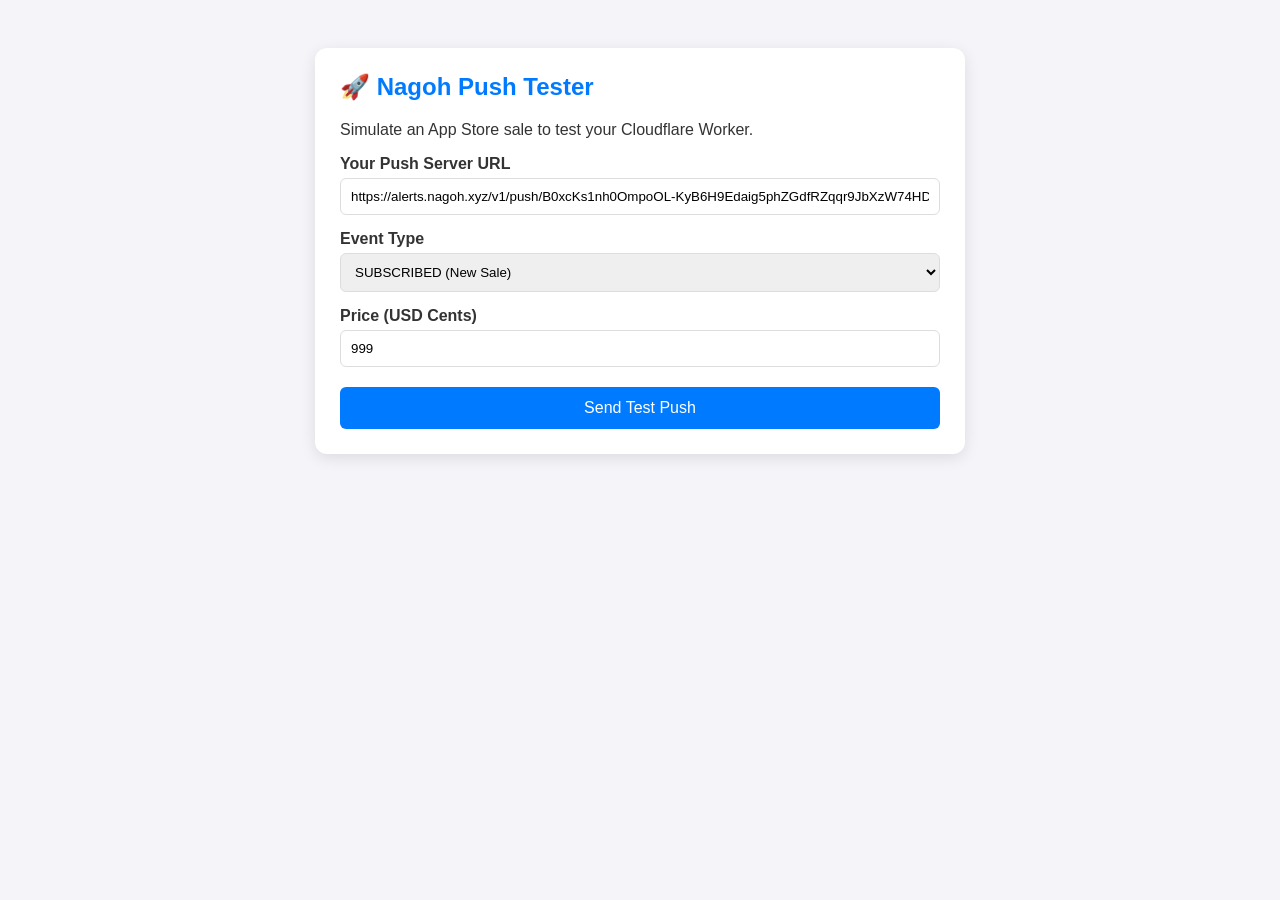
<file: pushtest.html>
<!DOCTYPE html>
<html lang="en">
<head>
    <meta charset="UTF-8">
    <title>Nagoh Worker Tester</title>
    <style>
        body { font-family: -apple-system, sans-serif; padding: 40px; background: #f4f4f9; color: #333; }
        .card { max-width: 600px; margin: auto; background: white; padding: 25px; border-radius: 12px; box-shadow: 0 4px 15px rgba(0,0,0,0.1); }
        h2 { margin-top: 0; color: #007AFF; }
        label { display: block; margin: 15px 0 5px; font-weight: bold; }
        input, select { width: 100%; padding: 10px; border: 1px solid #ddd; border-radius: 6px; box-sizing: border-box; }
        button { background: #007AFF; color: white; border: none; padding: 12px 20px; border-radius: 6px; cursor: pointer; width: 100%; font-size: 16px; margin-top: 20px; }
        button:hover { background: #005bb5; }
        #status { margin-top: 20px; padding: 15px; border-radius: 6px; display: none; word-break: break-all; }
        .success { background: #e1f7d5; border: 1px solid #a3d977; color: #2e5c14; }
        .error { background: #ffe5e5; border: 1px solid #ffb3b3; color: #8b0000; }
    </style>
</head>
<body>

<div class="card">
    <h2>🚀 Nagoh Push Tester</h2>
    <p>Simulate an App Store sale to test your Cloudflare Worker.</p>

    <label>Your Push Server URL</label>
    <input type="text" id="workerUrl" placeholder="https://alerts.nagoh.xyz/v1/push/B0xcKs1..." value="https://alerts.nagoh.xyz/v1/push/[base64]">

    <label>Event Type</label>
    <select id="event">
        <option value="SUBSCRIBED">SUBSCRIBED (New Sale)</option>
        <option value="RENEWAL">DID_RENEW</option>
        <option value="REFUND">REFUND</option>
    </select>

    <label>Price (USD Cents)</label>
    <input type="number" id="price" value="999">

    <button onclick="sendTest()">Send Test Push</button>

    <div id="status"></div>
</div>

<script>
    async function sendTest() {
        const url = document.getElementById('workerUrl').value;
        const statusDiv = document.getElementById('status');
        const eventType = document.getElementById('event').value;
        const price = document.getElementById('price').value;

        statusDiv.style.display = 'block';
        statusDiv.className = '';
        statusDiv.innerText = 'Sending...';

        // 1. Create a mock Decoded Payload
        const mockPayload = {
            notificationType: eventType,
            subtype: "INITIAL_BUY",
            data: {
                signedTransactionInfo: "header." + btoa(JSON.stringify({
                    price: parseInt(price),
                    currency: "USD",
                    productId: "com.nagoh.pro"
                })) + ".signature"
            }
        };

        // 2. Wrap it in a "signedPayload" format (Header.Payload.Signature)
        // Your worker uses atob(payloadParts[1]), so we put the data in the middle part.
        const signedPayload = "eyJhbGciOiJFUzI1NiJ9." + btoa(JSON.stringify(mockPayload)) + ".mock_signature";

        try {
            const response = await fetch(url, {
                method: 'POST',
                headers: { 'Content-Type': 'application/json' },
                body: JSON.stringify({ signedPayload: signedPayload })
            });

            const result = await response.json();

            if (response.ok) {
                statusDiv.className = 'success';
                statusDiv.innerText = "✅ Success: " + (result.message || "Notification Sent!");
            } else {
                statusDiv.className = 'error';
                statusDiv.innerText = "❌ Error: " + (result.message || result.error || "Failed");
            }
        } catch (err) {
            statusDiv.className = 'error';
            statusDiv.innerText = "❌ Network Error: " + err.message;
        }
    }
</script>

</body>
</html>
</file>
<file: assets/css/style.css>
/* ── Design Tokens ────────────────────────────────────── */
:root {
  --bg:          #06060e;
  --surface:     #0d0d1a;
  --surface2:    #131325;
  --surface3:    #1a1a30;
  --border:      rgba(255,255,255,0.06);
  --border-hi:   rgba(138,120,255,0.35);
  --accent:      #8a78ff;
  --accent-dim:  rgba(138,120,255,0.10);
  --accent-glow: rgba(138,120,255,0.06);
  --teal:        #52dcb4;
  --teal-dim:    rgba(82,220,180,0.10);
  --teal-glow:   rgba(82,220,180,0.05);
  --amber:       #f0b429;
  --red:         #f06464;
  --red-dim:     rgba(240,100,100,0.12);
  --blue:        #5ab4ff;
  --rose:        #f472b6;
  --text:        #e0e4f0;
  --text-inv:    #06060e;
  --muted:       #6b7094;
  --muted2:      #2b3250;
  --mono:        'DM Mono', 'Fira Mono', monospace;
  --display:     'Syne', 'Inter', sans-serif;
  --radius:      14px;
  --radius-lg:   22px;
  --gradient-hero: linear-gradient(135deg, rgba(138,120,255,0.14) 0%, rgba(82,220,180,0.08) 50%, rgba(244,114,182,0.06) 100%);
  --gradient-card: linear-gradient(145deg, rgba(138,120,255,0.06) 0%, rgba(82,220,180,0.03) 100%);
  --gradient-text: linear-gradient(135deg, #8a78ff 0%, #52dcb4 50%, #f472b6 100%);
  --gradient-btn:  linear-gradient(135deg, #8a78ff 0%, #6c63ff 100%);
  --shadow-card: 0 4px 24px rgba(0,0,0,0.3), 0 0 0 1px rgba(255,255,255,0.04);
  --shadow-glow: 0 0 40px rgba(138,120,255,0.08), 0 0 80px rgba(82,220,180,0.04);
}

/* ── Reset ────────────────────────────────────────────── */
*, *::before, *::after { box-sizing: border-box; margin: 0; padding: 0; }
html { scroll-behavior: smooth; }
body {
  font-family: var(--mono);
  font-size: 13px;
  background: var(--bg);
  color: var(--text);
  min-height: 100vh;
  overflow-x: hidden;
  line-height: 1.65;
  -webkit-font-smoothing: antialiased;
}

/* subtle grain overlay */
body::before {
  content: '';
  position: fixed; inset: 0; z-index: 0; pointer-events: none;
  background-image: url("data:image/svg+xml,%3Csvg xmlns='http://www.w3.org/2000/svg' width='300' height='300'%3E%3Cfilter id='n'%3E%3CfeTurbulence type='fractalNoise' baseFrequency='0.75' numOctaves='4' stitchTiles='stitch'/%3E%3C/filter%3E%3Crect width='300' height='300' filter='url(%23n)' opacity='0.04'/%3E%3C/svg%3E");
  opacity: 0.35;
}

/* ambient gradient orbs */
body::after {
  content: '';
  position: fixed; top: -300px; left: 50%; transform: translateX(-50%);
  width: 1200px; height: 800px; z-index: 0; pointer-events: none;
  background: radial-gradient(ellipse at center, rgba(138,120,255,0.05) 0%, transparent 55%),
              radial-gradient(ellipse at 30% 60%, rgba(82,220,180,0.03) 0%, transparent 50%),
              radial-gradient(ellipse at 70% 40%, rgba(244,114,182,0.03) 0%, transparent 50%);
}

/* ── Typography ───────────────────────────────────────── */
h1, h2, h3, h4 { font-family: var(--display); font-weight: 700; line-height: 1.15; color: #fff; }
h1 { font-size: clamp(2.2rem, 5vw, 3.6rem); letter-spacing: -0.03em; }
h2 { font-size: clamp(1.5rem, 3vw, 2.2rem); letter-spacing: -0.02em; }
h3 { font-size: 1.15rem; }
p { color: var(--text); }
a { color: var(--accent); text-decoration: none; transition: color 0.2s; }
a:hover { color: var(--teal); text-decoration: none; }

/* ── Layout ───────────────────────────────────────────── */
.container { max-width: 1140px; margin: 0 auto; padding: 0 1.5rem; position: relative; z-index: 1; }
.section { padding: 5.5rem 0; }
.section-sm { padding: 3rem 0; }

/* ── Nav ──────────────────────────────────────────────── */
.nav {
  position: sticky; top: 0; z-index: 50;
  background: rgba(6,6,14,0.78);
  backdrop-filter: blur(20px) saturate(1.4);
  -webkit-backdrop-filter: blur(20px) saturate(1.4);
  border-bottom: 1px solid var(--border);
}
.nav-inner {
  max-width: 1140px; margin: 0 auto; padding: 0 1.5rem;
  display: flex; align-items: center; justify-content: space-between;
  height: 64px; gap: 1.5rem;
}
.nav-logo {
  font-family: var(--display); font-size: 1.4rem; font-weight: 800;
  letter-spacing: -0.03em; color: #fff; white-space: nowrap;
}
.nav-logo span {
  background: var(--gradient-text);
  -webkit-background-clip: text; -webkit-text-fill-color: transparent; background-clip: text;
}
.nav-links { display: flex; align-items: center; gap: 1.75rem; list-style: none; }
.nav-links a {
  font-size: 0.72rem; letter-spacing: 0.08em; text-transform: uppercase;
  color: var(--muted); transition: color 0.2s; font-weight: 500;
}
.nav-links a:hover { color: var(--accent); text-decoration: none; }
@media (max-width: 600px) { .nav-links { display: none; } }

/* ── Buttons ──────────────────────────────────────────── */
.btn {
  display: inline-flex; align-items: center; gap: 6px;
  font-family: var(--mono); font-size: 0.72rem; font-weight: 500;
  letter-spacing: 0.08em; text-transform: uppercase;
  border: 1px solid var(--border-hi); border-radius: var(--radius);
  padding: 0.7rem 1.3rem; cursor: pointer; transition: all 0.22s;
  background: var(--accent-dim); color: var(--accent); white-space: nowrap;
  text-decoration: none; position: relative; overflow: hidden;
}
.btn:hover {
  background: rgba(138,120,255,0.18);
  box-shadow: 0 0 24px rgba(138,120,255,0.12);
  text-decoration: none; transform: translateY(-1px);
}
.btn.btn-ghost {
  background: transparent;
  border-color: rgba(255,255,255,0.1);
  color: var(--muted);
}
.btn.btn-ghost:hover {
  border-color: var(--border-hi);
  color: var(--accent);
  background: var(--accent-glow);
}
.btn.btn-solid {
  background: var(--gradient-btn);
  color: #fff;
  border-color: transparent;
  font-weight: 700;
  box-shadow: 0 4px 16px rgba(138,120,255,0.25);
}
.btn.btn-solid:hover {
  box-shadow: 0 6px 28px rgba(138,120,255,0.4);
  transform: translateY(-2px);
}
.btn.danger { border-color: rgba(240,100,100,0.25); color: var(--red); background: transparent; }
.btn.danger:hover { background: var(--red-dim); border-color: rgba(240,100,100,0.4); }

/* ── Cards ────────────────────────────────────────────── */
.card {
  background: var(--surface);
  background-image: var(--gradient-card);
  border: 1px solid var(--border);
  border-radius: var(--radius-lg); padding: 1.75rem;
  transition: border-color 0.25s, transform 0.25s, box-shadow 0.25s;
  box-shadow: var(--shadow-card);
}
.card:hover {
  border-color: var(--border-hi);
  box-shadow: var(--shadow-card), var(--shadow-glow);
}

/* ── Grid ─────────────────────────────────────────────── */
.grid { display: grid; gap: 1.5rem; grid-template-columns: repeat(auto-fill, minmax(300px, 1fr)); }

/* ── Listing Card ─────────────────────────────────────── */
.listing-card {
  background: var(--surface);
  background-image: var(--gradient-card);
  border: 1px solid var(--border);
  border-radius: var(--radius-lg); overflow: hidden;
  transition: border-color 0.25s, transform 0.3s, box-shadow 0.3s;
  display: flex; flex-direction: column;
  box-shadow: var(--shadow-card);
}
.listing-card:hover {
  border-color: var(--border-hi);
  transform: translateY(-4px);
  box-shadow: var(--shadow-card), var(--shadow-glow);
}
.listing-card-img {
  width: 100%; height: 170px; object-fit: cover;
  background: var(--surface2); display: block;
  border-bottom: 1px solid var(--border);
}
.listing-card-body { padding: 1.35rem; flex: 1; display: flex; flex-direction: column; gap: 0.5rem; }
.listing-card-title { font-family: var(--display); font-size: 1.05rem; font-weight: 700; color: #fff; }
.listing-card-desc { font-size: 0.78rem; color: var(--muted); line-height: 1.6; flex: 1; }
.listing-card-footer { margin-top: 0.85rem; display: flex; align-items: center; justify-content: space-between; gap: 0.5rem; flex-wrap: wrap; }

/* back-compat for old code using .icon-lg */
.icon-lg { width: 100%; max-height: 180px; object-fit: cover; border-radius: 10px; background: var(--surface2); }

/* ── Badges ───────────────────────────────────────────── */
.badge {
  display: inline-block; border-radius: 999px;
  background: var(--accent-dim); color: var(--accent);
  border: 1px solid rgba(138,120,255,0.2);
  padding: 0.18rem 0.7rem; font-size: 0.68rem; font-weight: 500;
  letter-spacing: 0.03em;
}
.badge.amber { background: rgba(240,180,41,0.1); color: var(--amber); border-color: rgba(240,180,41,0.25); }
.badge.blue  { background: rgba(90,180,255,0.1); color: var(--blue);  border-color: rgba(90,180,255,0.25); }

/* ── Forms ────────────────────────────────────────────── */
label { display: block; margin-bottom: 1rem; font-size: 0.72rem; letter-spacing: 0.06em; text-transform: uppercase; color: var(--muted); }
input, textarea, select {
  display: block; width: 100%; margin-top: 0.4rem;
  border: 1px solid var(--border); border-radius: var(--radius);
  padding: 0.7rem 0.9rem; font: inherit; font-size: 0.88rem;
  background: var(--surface2); color: var(--text);
  outline: none; transition: border-color 0.2s, box-shadow 0.2s;
}
input:focus, textarea:focus, select:focus {
  border-color: var(--border-hi);
  box-shadow: 0 0 0 3px rgba(138,120,255,0.08);
}
textarea { min-height: 110px; resize: vertical; }
select option { background: var(--surface2); }
.status {
  background: var(--surface2); border: 1px solid var(--border);
  color: var(--text); border-radius: var(--radius); padding: 0.85rem;
  white-space: pre-wrap; min-height: 56px; font-size: 0.8rem; margin-top: 1rem;
}
.status.error { border-color: rgba(240,100,100,0.3); color: var(--red); background: var(--red-dim); }

/* ── Utilities ────────────────────────────────────────── */
.muted { color: var(--muted); }
.hidden { display: none !important; }
.text-teal { color: var(--teal); }
.text-center { text-align: center; }

/* ── Section Labels ───────────────────────────────────── */
.section-label {
  display: inline-block; font-size: 0.62rem; letter-spacing: 0.14em;
  text-transform: uppercase;
  background: linear-gradient(135deg, rgba(138,120,255,0.12) 0%, rgba(82,220,180,0.08) 100%);
  color: var(--accent);
  border: 1px solid rgba(138,120,255,0.18);
  border-radius: 999px; padding: 4px 14px; margin-bottom: 1rem;
}

/* ── Hero ─────────────────────────────────────────────── */
.hero {
  padding: 7rem 0 6rem;
  text-align: center; position: relative; overflow: hidden;
}
.hero::before {
  content: '';
  position: absolute; top: -250px; left: 50%; transform: translateX(-50%);
  width: 1100px; height: 700px; pointer-events: none;
  background:
    radial-gradient(ellipse at 40% 40%, rgba(138,120,255,0.1) 0%, transparent 55%),
    radial-gradient(ellipse at 60% 50%, rgba(82,220,180,0.06) 0%, transparent 50%),
    radial-gradient(ellipse at 50% 30%, rgba(244,114,182,0.04) 0%, transparent 45%);
}
.hero::after {
  content: '';
  position: absolute; bottom: 0; left: 0; right: 0; height: 1px;
  background: linear-gradient(90deg, transparent, rgba(138,120,255,0.2), rgba(82,220,180,0.15), transparent);
}
.hero-eyebrow { margin-bottom: 1.5rem; }
.hero h1 { margin-bottom: 1.5rem; max-width: 820px; margin-left: auto; margin-right: auto; }
.hero h1 em {
  font-style: normal;
  background: var(--gradient-text);
  -webkit-background-clip: text; -webkit-text-fill-color: transparent; background-clip: text;
}
.hero-sub { font-size: 1rem; color: var(--muted); max-width: 560px; margin: 0 auto 2.75rem; line-height: 1.8; }
.hero-actions { display: flex; align-items: center; justify-content: center; gap: 1rem; flex-wrap: wrap; }

/* ── Why Section ──────────────────────────────────────── */
.why-grid { display: grid; gap: 1.5rem; grid-template-columns: repeat(auto-fill, minmax(240px, 1fr)); margin-top: 2.5rem; }
.why-card {
  background: var(--surface);
  background-image: var(--gradient-card);
  border: 1px solid var(--border);
  border-radius: var(--radius-lg); padding: 2rem 1.5rem;
  transition: border-color 0.25s, transform 0.25s, box-shadow 0.3s;
  box-shadow: var(--shadow-card);
  position: relative; overflow: hidden;
}
.why-card::before {
  content: '';
  position: absolute; top: 0; left: 0; right: 0; height: 2px;
  background: var(--gradient-text); opacity: 0;
  transition: opacity 0.3s;
}
.why-card:hover { border-color: var(--border-hi); transform: translateY(-3px); box-shadow: var(--shadow-card), var(--shadow-glow); }
.why-card:hover::before { opacity: 1; }
.why-icon {
  font-size: 1.6rem; margin-bottom: 1rem; display: flex; align-items: center; justify-content: center;
  width: 48px; height: 48px; border-radius: 14px;
  background: linear-gradient(135deg, rgba(138,120,255,0.12) 0%, rgba(82,220,180,0.08) 100%);
}
.why-title { font-family: var(--display); font-size: 0.98rem; font-weight: 700; color: #fff; margin-bottom: 0.5rem; }
.why-desc { font-size: 0.78rem; color: var(--muted); line-height: 1.65; }

/* ── How It Works ─────────────────────────────────────── */
.steps-grid { display: grid; gap: 1.5rem; grid-template-columns: repeat(auto-fill, minmax(230px, 1fr)); margin-top: 2.5rem; }
.step-card {
  background: var(--surface);
  background-image: var(--gradient-card);
  border: 1px solid var(--border);
  border-radius: var(--radius-lg); padding: 2rem 1.5rem; position: relative;
  box-shadow: var(--shadow-card);
  transition: border-color 0.25s, transform 0.25s, box-shadow 0.3s;
}
.step-card:hover {
  border-color: var(--border-hi);
  transform: translateY(-2px);
  box-shadow: var(--shadow-card), var(--shadow-glow);
}
.step-num {
  font-family: var(--display); font-size: 2.5rem; font-weight: 800;
  line-height: 1; margin-bottom: 0.85rem;
  background: var(--gradient-text);
  -webkit-background-clip: text; -webkit-text-fill-color: transparent; background-clip: text;
}
.step-title { font-family: var(--display); font-size: 0.98rem; font-weight: 700; color: #fff; margin-bottom: 0.5rem; }
.step-desc { font-size: 0.78rem; color: var(--muted); line-height: 1.65; }

/* ── Contact Section ──────────────────────────────────── */
.contact-box {
  background: var(--surface);
  background-image: var(--gradient-card);
  border: 1px solid var(--border-hi);
  border-radius: var(--radius-lg); padding: 3.5rem 2.5rem; text-align: center;
  max-width: 640px; margin: 2.5rem auto 0;
  box-shadow: var(--shadow-card), var(--shadow-glow);
  position: relative; overflow: hidden;
}
.contact-box::before {
  content: '';
  position: absolute; top: 0; left: 0; right: 0; height: 2px;
  background: var(--gradient-text);
}
.contact-box h3 { font-size: 1.5rem; margin-bottom: 0.85rem; }
.contact-box p { color: var(--muted); margin-bottom: 1.5rem; font-size: 0.85rem; line-height: 1.7; }
.contact-email {
  font-size: 1.05rem; font-family: var(--display); font-weight: 700;
  background: var(--gradient-text);
  -webkit-background-clip: text; -webkit-text-fill-color: transparent; background-clip: text;
  display: inline-block; margin-bottom: 1.5rem;
}

/* ── Footer ───────────────────────────────────────────── */
.footer {
  border-top: 1px solid var(--border); padding: 2rem 0;
  display: flex; align-items: center; justify-content: space-between;
  flex-wrap: wrap; gap: 1rem;
  font-size: 0.7rem; color: var(--muted);
}
.footer-logo { font-family: var(--display); font-weight: 800; color: #fff; font-size: 1.05rem; }
.footer-logo span {
  background: var(--gradient-text);
  -webkit-background-clip: text; -webkit-text-fill-color: transparent; background-clip: text;
}

/* ── Divider ──────────────────────────────────────────── */
.divider {
  border: none; height: 1px; margin: 0;
  background: linear-gradient(90deg, transparent, rgba(138,120,255,0.15), rgba(82,220,180,0.1), transparent);
}

/* ── Page Header (inner pages) ────────────────────────── */
.page-header {
  padding: 3.5rem 0 2rem;
  border-bottom: 1px solid var(--border); margin-bottom: 2.5rem;
  position: relative;
}
.page-header::after {
  content: '';
  position: absolute; bottom: -1px; left: 0; right: 0; height: 1px;
  background: linear-gradient(90deg, transparent, rgba(138,120,255,0.2), transparent);
}
.page-header .back-link {
  font-size: 0.72rem; letter-spacing: 0.06em; text-transform: uppercase;
  color: var(--muted); display: inline-flex; align-items: center; gap: 6px;
  margin-bottom: 1rem; transition: color 0.2s;
}
.page-header .back-link:hover { color: var(--accent); text-decoration: none; }
.page-header h1 { font-size: 1.85rem; }

/* ── Listing Detail ───────────────────────────────────── */
.listing-detail { display: grid; gap: 2rem; grid-template-columns: 1fr 360px; }
@media (max-width: 800px) { .listing-detail { grid-template-columns: 1fr; } }
.listing-detail-img { width: 100%; border-radius: var(--radius-lg); background: var(--surface2); object-fit: cover; max-height: 260px; }
.listing-meta-row { display: flex; align-items: center; justify-content: space-between; padding: 0.85rem 0; border-bottom: 1px solid var(--border); font-size: 0.82rem; }
.listing-meta-row:last-child { border-bottom: none; }
.listing-meta-label { color: var(--muted); }
.listing-meta-val { color: var(--text); font-weight: 500; }
.listing-price {
  font-family: var(--display); font-size: 2.2rem; font-weight: 800;
  background: var(--gradient-text);
  -webkit-background-clip: text; -webkit-text-fill-color: transparent; background-clip: text;
}
.listing-sidebar { display: flex; flex-direction: column; gap: 1.25rem; }

/* ── Animations ───────────────────────────────────────── */
@keyframes fadeUp {
  from { opacity: 0; transform: translateY(14px); }
  to { opacity: 1; transform: translateY(0); }
}
.animate-in { animation: fadeUp 0.5s ease both; }

@keyframes shimmer {
  0% { background-position: -200% center; }
  100% { background-position: 200% center; }
}

/* ── Responsive Tweaks ───────────────────────────────── */
@media (max-width: 600px) {
  .grid { grid-template-columns: 1fr; }
  .why-grid { grid-template-columns: 1fr; }
  .steps-grid { grid-template-columns: 1fr; }
  .hero { padding: 4rem 0 3rem; }
  .hero h1 { font-size: 1.8rem; }
}
</file>
